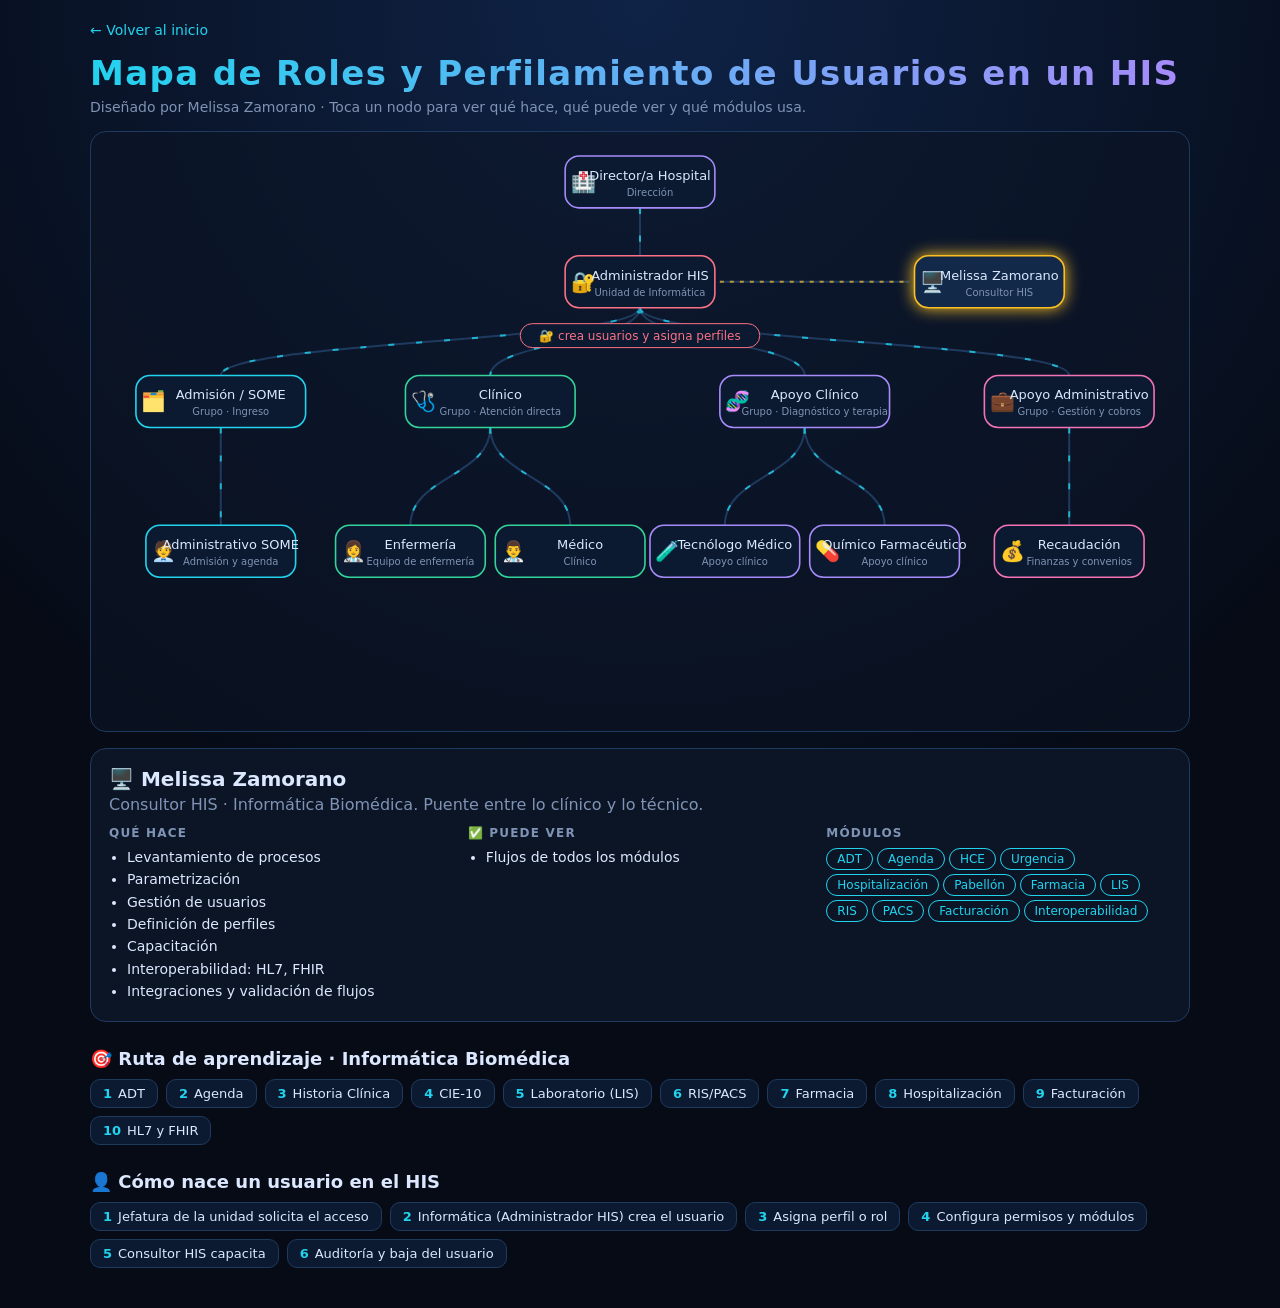
<file: mapa-roles-his.html>
<!DOCTYPE html>
<html lang="es">
<head>
<meta charset="utf-8">
<meta name="viewport" content="width=device-width, initial-scale=1, viewport-fit=cover">
<title>Mapa de Roles y Perfilamiento de Usuarios en un HIS</title>
<style>
:root{color-scheme:dark;--bg:#060b16;--panel:#0c1526;--line:#1f3a5f;--txt:#dbe8ff;--mut:#7f93b5;--cy:#22d3ee;--vi:#a78bfa;--gr:#34d399;--am:#fbbf24;--rd:#fb7185;box-sizing:border-box;padding-top:env(safe-area-inset-top,0px);padding-bottom:env(safe-area-inset-bottom,0px)}
*{box-sizing:border-box}
html,body{margin:0;background:var(--bg);color:var(--txt);font-family:system-ui,-apple-system,"Segoe UI",Roboto,sans-serif}
body{background:radial-gradient(circle at 50% 0,#0f2347 0,var(--bg) 60%) no-repeat;min-height:100%;padding:20px 14px 40px}
h1{margin:0;font-size:clamp(22px,4vw,34px);letter-spacing:.04em;background:linear-gradient(90deg,var(--cy),var(--vi));-webkit-background-clip:text;background-clip:text;color:transparent}
.sub{color:var(--mut);margin:6px 0 16px;font-size:14px}
.wrap{max-width:1100px;margin:auto}
.scroll{overflow-x:auto;border:1px solid var(--line);border-radius:16px;background:rgba(12,21,38,.6)}
svg{display:block;min-width:760px;width:100%;height:auto}
.link{stroke:var(--line);stroke-width:2;fill:none}
.flow{stroke:var(--cy);stroke-width:2;fill:none;stroke-dasharray:6 22;animation:f 1.6s linear infinite;opacity:.8}
.dash{stroke:var(--am);stroke-dasharray:4 6;animation:none;opacity:.7}
@keyframes f{to{stroke-dashoffset:-56}}
.node{cursor:pointer}
.node rect{fill:#0b1a30;stroke:var(--c);stroke-width:1.6;transition:.2s}
.node:hover rect,.node.on rect{fill:#12294a;filter:drop-shadow(0 0 8px var(--c))}
.node text{fill:var(--txt);font-size:13px;text-anchor:middle;pointer-events:none}
.node .ic{font-size:20px}
.node .t2{fill:var(--mut);font-size:10px}
.panel{margin-top:16px;border:1px solid var(--line);border-radius:16px;background:var(--panel);padding:18px}
.panel h2{margin:0 0 4px;font-size:20px}
.cols{display:grid;grid-template-columns:repeat(auto-fit,minmax(220px,1fr));gap:14px;margin-top:12px}
.cols h3{font-size:12px;letter-spacing:.1em;text-transform:uppercase;color:var(--mut);margin:0 0 6px}
ul{margin:0;padding-left:18px;font-size:14px;line-height:1.6}
.chip{display:inline-block;padding:3px 10px;margin:2px 4px 2px 0;border-radius:99px;border:1px solid var(--cy);color:var(--cy);font-size:12px}
.path{display:flex;flex-wrap:wrap;gap:8px;margin-top:10px}
.path span{padding:6px 12px;border-radius:10px;background:#0b1a30;border:1px solid var(--line);font-size:13px}
.path b{color:var(--cy);margin-right:6px}
h2.s{margin:26px 0 0;font-size:18px}
</style>
</head>
<body>
<div class="wrap">
<p style="margin:0 0 14px"><a href="index.html" style="color:var(--cy);text-decoration:none;font-size:14px">← Volver al inicio</a></p>
<h1>Mapa de Roles y Perfilamiento de Usuarios en un HIS</h1>
<p class="sub">Diseñado por Melissa Zamorano · Toca un nodo para ver qué hace, qué puede ver y qué módulos usa.</p>
<div class="scroll"><svg id="map" viewBox="0 0 1100 600" role="img" aria-label="Mapa de roles del HIS"></svg></div>
<div class="panel" id="panel"></div>
<h2 class="s">🎯 Ruta de aprendizaje · Informática Biomédica</h2>
<div class="path" id="path"></div>
<h2 class="s">👤 Cómo nace un usuario en el HIS</h2>
<div class="path" id="life"></div>
</div>
<script>
var D={
dir:{i:"🏥",n:"Director/a Hospital",s:"Dirección",c:"#a78bfa",x:550,y:50,h:"Máxima autoridad del establecimiento; autoriza las políticas de acceso.",do:["Aprueba políticas de acceso","Solicita reportes de gestión"],see:["Indicadores globales"],no:[],mod:["Reportería"]},
adm:{i:"🔐",n:"Administrador HIS",s:"Unidad de Informática",c:"#fb7185",x:550,y:150,h:"Referente informático local: crea los usuarios y asigna perfil y permisos, con autorización de la jefatura.",do:["Crear usuarios (con solicitud autorizada)","Crear perfiles","Configurar permisos","Mantener catálogos","Auditorías"],see:["CIE-10","Usuarios","Seguridad","Parámetros clínicos"],no:[],mod:["Administración","Seguridad"]},
con:{i:"🖥️",n:"Melissa Zamorano",s:"Consultor HIS",c:"#fbbf24",x:900,y:150,h:"Consultor HIS · Informática Biomédica. Puente entre lo clínico y lo técnico.",do:["Levantamiento de procesos","Parametrización","Gestión de usuarios","Definición de perfiles","Capacitación","Interoperabilidad: HL7, FHIR","Integraciones y validación de flujos"],see:["Flujos de todos los módulos"],no:[],mod:["ADT","Agenda","HCE","Urgencia","Hospitalización","Pabellón","Farmacia","LIS","RIS","PACS","Facturación","Interoperabilidad"]},
g1:{i:"🗂️",n:"Admisión / SOME",s:"Grupo · Ingreso",c:"#22d3ee",x:130,y:270,h:"Puerta de entrada del paciente.",do:[],see:[],no:[],mod:["ADT","Agenda"],mem:["Administrativo SOME (Servicio de Orientación Médico Estadístico)"]},
g2:{i:"🩺",n:"Clínico",s:"Grupo · Atención directa",c:"#34d399",x:400,y:270,h:"Atención directa al paciente.",do:[],see:[],no:[],mod:["HCE","Hospitalización"],mem:["Enfermero/a","Matrón/a","TENS","Médico/a"]},
g3:{i:"🧬",n:"Apoyo Clínico",s:"Grupo · Diagnóstico y terapia",c:"#a78bfa",x:715,y:270,h:"Apoyan la decisión y el tratamiento clínico.",do:[],see:[],no:[],mod:["LIS","RIS","Farmacia"],mem:["Tecnólogo Médico","Químico Farmacéutico","Otros perfiles: nutricionista, kinesiólogo, psicólogo, asistente social"]},
g4:{i:"💼",n:"Apoyo Administrativo",s:"Grupo · Gestión y cobros",c:"#f472b6",x:980,y:270,h:"Sostienen la operación económica del hospital.",do:[],see:[],no:[],mod:["Facturación","Recaudación"],mem:["Finanzas y Recaudación"]},
rec:{i:"🧑‍💼",n:"Administrativo SOME",s:"Admisión y agenda",c:"#22d3ee",x:130,y:420,h:"Registra al paciente y agenda en el SOME.",do:["Crear pacientes","Actualizar datos demográficos","Agendar citas","Generar episodios de atención","Verificar previsión (FONASA, Isapre)"],see:["Datos personales","Agenda","Prestaciones"],no:["Evoluciones médicas sensibles","Configuración del sistema"],mod:["ADT","Agenda","Facturación básica"]},
enf:{i:"👩‍⚕️",n:"Enfermería",s:"Equipo de enfermería",c:"#34d399",x:320,y:420,h:"Cuidado y seguimiento del paciente.",do:["Gestión del cuidado (Enfermero/a, Matrón/a)","Signos vitales y procedimientos (TENS)","Administración de medicamentos","Gestión de camas"],see:["Diagnósticos","Indicaciones","Exámenes"],no:[],mod:["HCE","Hospitalización","Farmacia"],reg:["Temperatura","Presión arterial","Saturación O2"]},
med:{i:"👨‍⚕️",n:"Médico",s:"Clínico",c:"#34d399",x:480,y:420,h:"Decide el plan clínico.",do:["Diagnosticar","Evolucionar","Solicitar exámenes","Prescribir medicamentos","Dar altas (epicrisis)"],see:["CIE-10","Diagnósticos","Indicaciones"],no:[],mod:["HCE","Laboratorio","Imagenología","Farmacia"]},
tec:{i:"🧪",n:"Tecnólogo Médico",s:"Apoyo clínico",c:"#a78bfa",x:635,y:420,h:"Resultados confiables.",do:["Validar resultados","Gestionar exámenes","Revisar controles de calidad"],see:["Órdenes médicas","Resultados"],no:[],mod:["LIS","RIS"]},
qf:{i:"💊",n:"Químico Farmacéutico",s:"Apoyo clínico",c:"#a78bfa",x:795,y:420,h:"Seguridad en medicamentos.",do:["Validar recetas","Gestionar stock","Dispensación"],see:["Recetas","Stock"],no:[],mod:["Farmacia"]},
fin:{i:"💰",n:"Recaudación",s:"Finanzas y convenios",c:"#f472b6",x:980,y:420,h:"Cobros y convenios.",do:["Cobros y recaudación","Convenios (FONASA, Isapre, seguros)","Aranceles","Reembolsos"],see:["Prestaciones","Convenios"],no:[],mod:["Facturación","Recaudación"]}
};
var L=[["dir","adm"],["adm","g1"],["adm","g2"],["adm","g3"],["adm","g4"],["g1","rec"],["g2","enf"],["g2","med"],["g3","tec"],["g3","qf"],["g4","fin"],["adm","con"]];
var svg=document.getElementById("map"),h="";
L.forEach(function(l){var a=D[l[0]],b=D[l[1]],m=(a.y+b.y)/2,p="M"+a.x+" "+(a.y+26)+"C"+a.x+" "+m+","+b.x+" "+m+","+b.x+" "+(b.y-26);
if(l[1]=="con")p="M"+(a.x+80)+" "+a.y+"L"+(b.x-80)+" "+b.y;
h+='<path class="link" d="'+p+'"/><path class="flow'+(l[1]=="con"?" dash":"")+'" d="'+p+'"/>'});
Object.keys(D).forEach(function(k){var d=D[k],w=k.charAt(0)=="g"?170:150;
h+='<g class="node" data-k="'+k+'" style="--c:'+d.c+'" tabindex="0"><rect x="'+(d.x-w/2)+'" y="'+(d.y-26)+'" width="'+w+'" height="52" rx="14"/><text class="ic" x="'+(d.x-w/2+18)+'" y="'+(d.y+7)+'">'+d.i+'</text><text x="'+(d.x+10)+'" y="'+(d.y-2)+'">'+d.n+'</text><text class="t2" x="'+(d.x+10)+'" y="'+(d.y+14)+'">'+d.s+'</text></g>'});
h+='<rect x="430" y="192" width="240" height="24" rx="12" fill="#0b1a30" stroke="#fb7185"/><text x="550" y="208" text-anchor="middle" font-size="12" fill="#fb7185">🔐 crea usuarios y asigna perfiles</text>';svg.innerHTML=h;
function li(a){return a&&a.length?"<ul>"+a.map(function(x){return"<li>"+x+"</li>"}).join("")+"</ul>":"<span style='color:var(--mut)'>—</span>"}
function show(k){var d=D[k];document.querySelectorAll(".node").forEach(function(n){n.classList.toggle("on",n.dataset.k==k)});
var s="<h2>"+d.i+" "+d.n+"</h2><div style='color:var(--mut)'>"+d.h+"</div><div class='cols'>";
if(d.do.length)s+="<div><h3>Qué hace</h3>"+li(d.do)+"</div>";
if(d.see.length)s+="<div><h3>✅ Puede ver</h3>"+li(d.see)+"</div>";
if(d.reg)s+="<div><h3>✅ Puede registrar</h3>"+li(d.reg)+"</div>";
if(d.no.length)s+="<div><h3>❌ No puede ver</h3>"+li(d.no)+"</div>";
if(d.mem)s+="<div><h3>Integrantes</h3>"+li(d.mem)+"</div>";s+="<div><h3>Módulos</h3>"+d.mod.map(function(m){return"<span class='chip'>"+m+"</span>"}).join("")+"</div></div>";
document.getElementById("panel").innerHTML=s}
document.querySelectorAll(".node").forEach(function(n){n.addEventListener("click",function(){show(n.dataset.k)});n.addEventListener("keydown",function(e){if(e.key=="Enter")show(n.dataset.k)})});
show("con");
var U=["Jefatura de la unidad solicita el acceso","Informática (Administrador HIS) crea el usuario","Asigna perfil o rol","Configura permisos y módulos","Consultor HIS capacita","Auditoría y baja del usuario"];
document.getElementById("life").innerHTML=U.map(function(x,i){return"<span><b>"+(i+1)+"</b>"+x+"</span>"}).join("");
var P=["ADT","Agenda","Historia Clínica","CIE-10","Laboratorio (LIS)","RIS/PACS","Farmacia","Hospitalización","Facturación","HL7 y FHIR"];
document.getElementById("path").innerHTML=P.map(function(x,i){return"<span><b>"+(i+1)+"</b>"+x+"</span>"}).join("");
</script>
</body>
</html>
</file>
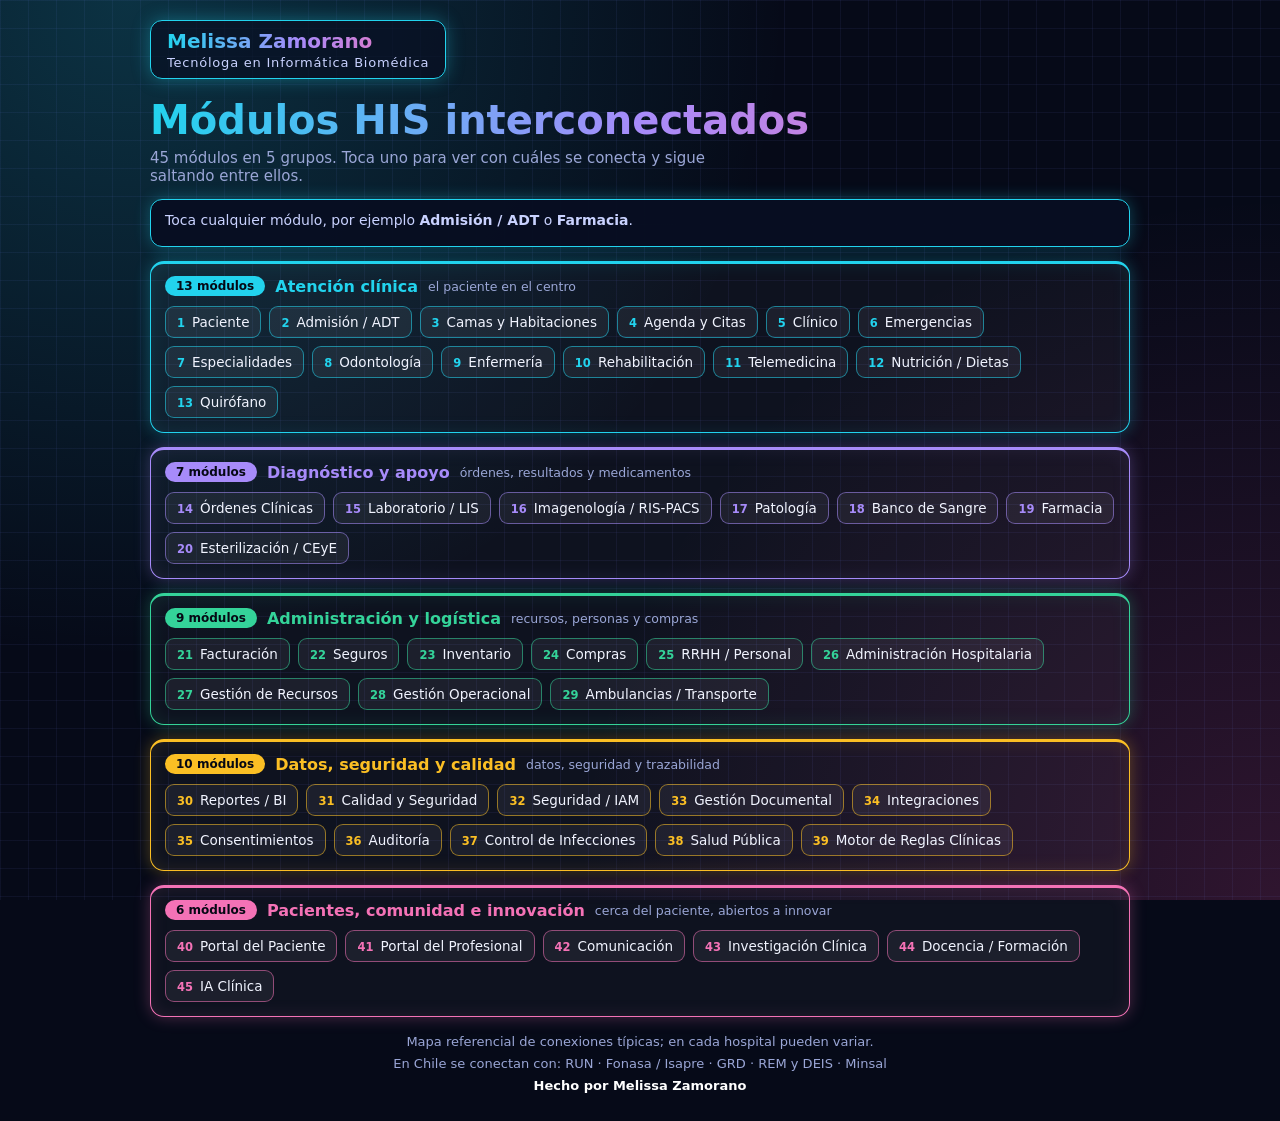
<file: modulos-his.html>
<!DOCTYPE html>
<html lang="es">
<head>
<meta charset="utf-8">
<meta name="viewport" content="width=device-width, initial-scale=1">
<title>Módulos HIS interconectados · Melissa Zamorano</title>
<meta name="description" content="Los 45 módulos de un HIS hospitalario y cómo se conectan entre sí. Toca un módulo y mira con cuáles se relaciona.">
<meta property="og:type" content="website">
<meta property="og:title" content="Módulos HIS interconectados · Melissa Zamorano">
<meta property="og:description" content="Los 45 módulos de un HIS hospitalario y cómo se conectan entre sí. Toca un módulo y mira con cuáles se relaciona.">
<meta property="og:url" content="https://digitaltechmelissa.netlify.app/modulos-his.html">
<meta name="theme-color" content="#060a18">
<style>
:root{--bg:#060a18;--tx:#e8ecff;--mut:#9aa6d6;--cy:#22d3ee;--pu:#a78bfa;--pk:#f472b6}
*{box-sizing:border-box}
html{-webkit-text-size-adjust:100%}
body{margin:0;min-height:100vh;font-family:system-ui,-apple-system,"Segoe UI",Roboto,Arial,sans-serif;color:var(--tx);background-color:var(--bg);
background-image:linear-gradient(rgba(120,140,255,.07) 1px,transparent 1px),linear-gradient(90deg,rgba(120,140,255,.07) 1px,transparent 1px),radial-gradient(circle at 10% 0%,rgba(34,211,238,.20),transparent 45%),radial-gradient(circle at 100% 100%,rgba(236,72,153,.18),transparent 45%);
background-size:28px 28px,28px 28px,auto,auto;background-attachment:fixed;
padding:max(20px,env(safe-area-inset-top)) max(16px,env(safe-area-inset-right)) max(24px,env(safe-area-inset-bottom)) max(16px,env(safe-area-inset-left))}
.wrap{max-width:980px;margin:0 auto}
.id{display:inline-block;border:1px solid var(--cy);border-radius:12px;padding:8px 16px;box-shadow:0 0 18px rgba(34,211,238,.35);background:rgba(8,14,34,.7)}
.nm{font-size:20px;font-weight:700;line-height:1.2;background:linear-gradient(90deg,var(--cy),var(--pu),var(--pk));-webkit-background-clip:text;background-clip:text;color:transparent}
.rl{font-size:13px;letter-spacing:.06em;color:#c9d2ff;margin-top:2px}
h1{font-size:clamp(26px,5vw,40px);line-height:1.15;margin:18px 0 6px;font-weight:700;background:linear-gradient(90deg,var(--cy),var(--pu),var(--pk));-webkit-background-clip:text;background-clip:text;color:transparent}
.su{font-size:15px;color:var(--mut);margin:0 0 14px;max-width:62ch}
.info{position:sticky;top:0;z-index:5;border:1px solid var(--cy);border-radius:12px;padding:12px 14px;margin-bottom:14px;background:rgba(8,14,34,.96);box-shadow:0 0 16px rgba(34,211,238,.3);min-height:48px}
.info .a{font-size:14px;color:#c9d2ff}
.info .tt{font-size:15px;font-weight:700;margin-bottom:8px}
.info .tt span{font-weight:400;color:var(--mut);font-size:13px}
.pl{display:flex;flex-wrap:wrap;gap:6px}
button{font:inherit;color:inherit;cursor:pointer}
.pill{font-size:12.5px;padding:4px 10px;border-radius:999px;border:1px solid var(--c);color:#f1f4ff;background:color-mix(in srgb,var(--c) 18%,transparent)}
.g{border:1px solid var(--c);border-top-width:3px;border-radius:14px;padding:12px 14px 14px;margin-bottom:14px;background:rgba(255,255,255,.03);
box-shadow:0 0 16px color-mix(in srgb,var(--c) 30%,transparent),inset 0 0 18px color-mix(in srgb,var(--c) 10%,transparent)}
.h{display:flex;align-items:center;gap:10px;margin-bottom:10px;flex-wrap:wrap}
.n{font-size:12px;font-weight:700;padding:3px 11px;border-radius:999px;background:var(--c);color:#050814}
.gt{font-size:16px;font-weight:700;color:var(--c);margin:0}
.gs{font-size:12.5px;color:var(--mut)}
.chips{display:flex;flex-wrap:wrap;gap:8px}
.c{font-size:13.5px;padding:7px 11px;border-radius:9px;background:rgba(255,255,255,.06);border:1px solid color-mix(in srgb,var(--c) 55%,transparent);display:flex;gap:7px;align-items:baseline;color:#f1f4ff;transition:opacity .15s,box-shadow .15s,background .15s}
.c b{font-size:11.5px;color:var(--c)}
.dim .c{opacity:.22}
.dim .c.on{opacity:1;border-color:var(--c);box-shadow:0 0 12px var(--c);background:color-mix(in srgb,var(--c) 22%,transparent)}
.dim .c.sel{opacity:1;background:var(--c);color:#050814;box-shadow:0 0 16px var(--c)}
.dim .c.sel b{color:#050814}
:focus-visible{outline:2px solid #fff;outline-offset:2px}
.ft{font-size:13px;color:var(--mut);text-align:center;margin-top:10px;line-height:1.7}
.ft strong{color:#fff}
@media (prefers-reduced-motion:reduce){.c{transition:none}}
</style>
</head>
<body>
<main class="wrap" id="root">
<div class="id"><div class="nm">Melissa Zamorano</div><div class="rl">Tecnóloga en Informática Biomédica</div></div>
<h1>Módulos HIS interconectados</h1>
<p class="su">45 módulos en 5 grupos. Toca uno para ver con cuáles se conecta y sigue saltando entre ellos.</p>
<div class="info" id="info" aria-live="polite"><div class="a">Toca cualquier módulo, por ejemplo <b>Admisión / ADT</b> o <b>Farmacia</b>.</div></div>
<div id="groups"></div>
<div class="ft">Mapa referencial de conexiones típicas; en cada hospital pueden variar.<br>En Chile se conectan con: RUN · Fonasa / Isapre · GRD · REM y DEIS · Minsal<br><strong>Hecho por Melissa Zamorano</strong></div>
</main>
<script>
const G=[
{t:'Atención clínica',s:'el paciente en el centro',c:'#22d3ee',m:['Paciente','Admisión / ADT','Camas y Habitaciones','Agenda y Citas','Clínico','Emergencias','Especialidades','Odontología','Enfermería','Rehabilitación','Telemedicina','Nutrición / Dietas','Quirófano']},
{t:'Diagnóstico y apoyo',s:'órdenes, resultados y medicamentos',c:'#a78bfa',m:['Órdenes Clínicas','Laboratorio / LIS','Imagenología / RIS-PACS','Patología','Banco de Sangre','Farmacia','Esterilización / CEyE']},
{t:'Administración y logística',s:'recursos, personas y compras',c:'#34d399',m:['Facturación','Seguros','Inventario','Compras','RRHH / Personal','Administración Hospitalaria','Gestión de Recursos','Gestión Operacional','Ambulancias / Transporte']},
{t:'Datos, seguridad y calidad',s:'datos, seguridad y trazabilidad',c:'#fbbf24',m:['Reportes / BI','Calidad y Seguridad','Seguridad / IAM','Gestión Documental','Integraciones','Consentimientos','Auditoría','Control de Infecciones','Salud Pública','Motor de Reglas Clínicas']},
{t:'Pacientes, comunidad e innovación',s:'cerca del paciente, abiertos a innovar',c:'#f472b6',m:['Portal del Paciente','Portal del Profesional','Comunicación','Investigación Clínica','Docencia / Formación','IA Clínica']}
];
const E={1:[2,4,5,6,21,40],2:[1,3,6,19,21,34],3:[2,9,28,13],4:[1,5,7,11,42,40],5:[1,14,9,39,33,7,41,45],6:[1,2,14,15,16,5,29],7:[5,4,14,33],8:[1,4,21,16],9:[5,19,3,39,37,12],10:[5,4,21],11:[4,5,33,35],12:[9,5,23],13:[3,20,19,23,35,18,27],14:[5,15,16,17,18,19,34],15:[14,5,17,37,34,41,45],16:[14,5,33,34,45],17:[14,15,5,38],18:[14,13,35],19:[14,9,23,39,5,34],20:[13,23],21:[1,22,23,26],22:[21,1],23:[19,24,20,12],24:[23,26,25],25:[32,24,26,44],26:[21,24,30,27],27:[3,13,26,28],28:[3,6,27,30],29:[6,2,5],30:[26,28,31,38,43],31:[30,36,37],32:[25,36,44],33:[5,35,40],34:[2,15,16,19,14],35:[33,11,13,5,43],36:[32,31],37:[15,9,31,38],38:[5,37,30],39:[5,19,14,9,45],40:[1,4,15,33,42],41:[5,14,15,44],42:[4,40],43:[5,30,35],44:[32,41,25],45:[5,16,15,39]};
const adj={};for(let i=1;i<=45;i++)adj[i]=new Set();
for(const k in E){E[k].forEach(v=>{adj[k].add(v);adj[v].add(+k)})}
const names={},color={};let n=0;
const gr=document.getElementById('groups'),root=document.getElementById('root'),info=document.getElementById('info');
G.forEach(g=>{
  const d=document.createElement('section');d.className='g';d.style.setProperty('--c',g.c);
  d.innerHTML='<div class="h"><span class="n">'+g.m.length+' módulos</span><h2 class="gt">'+g.t+'</h2><span class="gs">'+g.s+'</span></div><div class="chips"></div>';
  const ch=d.querySelector('.chips');
  g.m.forEach(m=>{
    n++;names[n]=m;color[n]=g.c;
    const b=document.createElement('button');b.type='button';b.className='c';b.dataset.i=n;
    b.innerHTML='<b>'+n+'</b>'+m;
    b.addEventListener('click',()=>sel(+b.dataset.i));
    ch.appendChild(b);
  });
  gr.appendChild(d);
});
let cur=null;
function reset(){
  cur=null;root.classList.remove('dim');
  document.querySelectorAll('.c').forEach(e=>{e.classList.remove('on','sel');e.setAttribute('aria-pressed','false')});
  info.style.borderColor='';
  info.innerHTML='<div class="a">Toca cualquier módulo para ver sus conexiones.</div>';
  try{history.replaceState(null,'',location.pathname+location.search)}catch(e){}
}
function sel(i){
  if(cur===i){reset();return}
  cur=i;root.classList.add('dim');
  document.querySelectorAll('.c').forEach(e=>{
    const j=+e.dataset.i;
    e.classList.toggle('sel',j===i);e.classList.toggle('on',adj[i].has(j));
    e.setAttribute('aria-pressed',j===i?'true':'false');
  });
  const list=[...adj[i]].sort((a,b)=>a-b);
  info.style.borderColor=color[i];
  info.innerHTML='<div class="tt" style="color:'+color[i]+'">'+i+' · '+names[i]+' <span>se conecta con '+list.length+' módulos</span></div><div class="pl">'+
    list.map(j=>'<button type="button" class="pill" style="--c:'+color[j]+'" data-j="'+j+'">'+j+' · '+names[j]+'</button>').join('')+'</div>';
  info.querySelectorAll('.pill').forEach(p=>p.addEventListener('click',()=>sel(+p.dataset.j)));
  try{history.replaceState(null,'','#modulo-'+i)}catch(e){}
}
const m=/^#modulo-(\d{1,2})$/.exec(location.hash);
if(m&&+m[1]>=1&&+m[1]<=45)sel(+m[1]);
</script>
</body>
</html>
</file>
